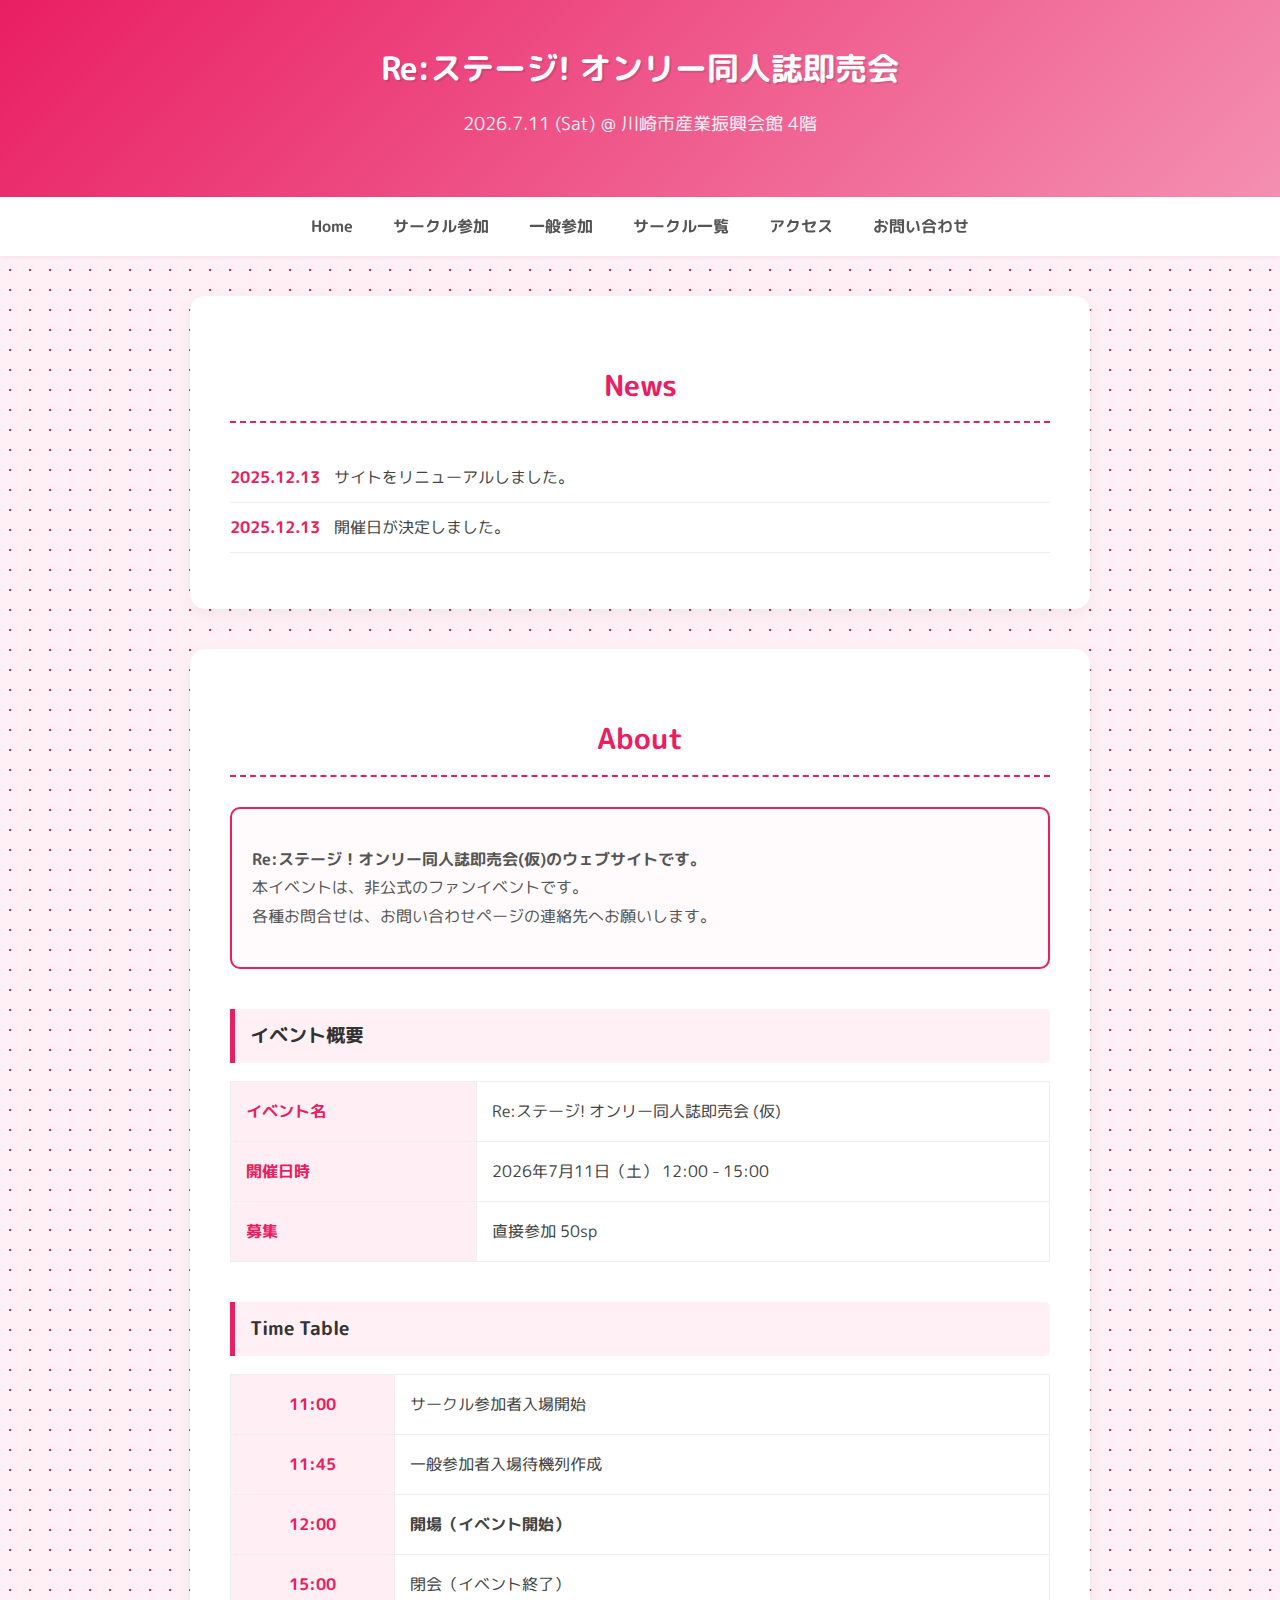
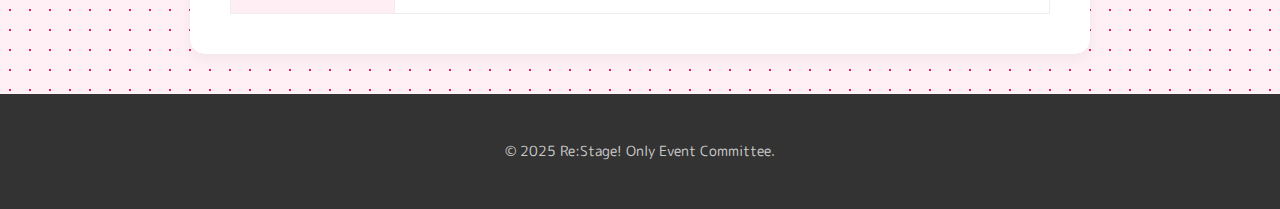
<file: リステオンリー/index.html>
<!DOCTYPE html>
<html lang="ja">
<head>
    <meta charset="UTF-8">
    <meta name="viewport" content="width=device-width, initial-scale=1.0">
    <title>Home | Re:ステージ! オンリー同人誌即売会</title>
    <link rel="preconnect" href="https://fonts.googleapis.com">
    <link rel="preconnect" href="https://fonts.gstatic.com" crossorigin>
    <link href="https://fonts.googleapis.com/css2?family=M+PLUS+Rounded+1c:wght@400;700&display=swap" rel="stylesheet">
    <link rel="stylesheet" href="style.css">
</head>
<body>
    <header>
        <h1>Re:ステージ! オンリー同人誌即売会</h1>
        <p>2026.7.11 (Sat) @ 川崎市産業振興会館 4階</p>
    </header>

    <nav>
        <ul>
            <li><a href="index.html">Home</a></li>
            <li><a href="circle.html">サークル参加</a></li>
            <li><a href="visitor.html">一般参加</a></li>
            <li><a href="list.html">サークル一覧</a></li>
            <li><a href="access.html">アクセス</a></li>
            <li><a href="contact.html">お問い合わせ</a></li>
        </ul>
    </nav>

    <main>
        <section>
            <h2>News</h2>
            <ul class="news-list">
                <li><span class="date">2025.12.13</span> <span class="tag"></span> サイトをリニューアルしました。</li>
                <li><span class="date">2025.12.13</span> <span class="tag"></span> 開催日が決定しました。</li>
            </ul>
        </section>

        <section>
            <h2>About</h2>
            <div class="notice-box">
                <p><strong>Re:ステージ！オンリー同人誌即売会(仮)のウェブサイトです。</strong><br>
                本イベントは、非公式のファンイベントです。<br>
                各種お問合せは、お問い合わせページの連絡先へお願いします。</p>
            </div>

            <h3>イベント概要</h3>
            <table>
                <tr><th>イベント名</th><td>Re:ステージ! オンリー同人誌即売会 (仮)</td></tr>
                <tr><th>開催日時</th><td>2026年7月11日（土） 12:00 - 15:00</td></tr>
                <tr><th>募集</th><td>直接参加 50sp</td></tr>
            </table>

            <h3>Time Table</h3>
            <table class="timetable">
                <tr><th>11:00</th><td>サークル参加者入場開始</td></tr>
                <tr><th>11:45</th><td>一般参加者入場待機列作成</td></tr>
                <tr><th>12:00</th><td><strong>開場（イベント開始）</strong></td></tr>
                <tr><th>15:00</th><td>閉会（イベント終了）</td></tr>
            </table>
        </section>
    </main>

    <footer>
        <p>© 2025 Re:Stage! Only Event Committee.</p>
    </footer>
</body>
</html>
</file>
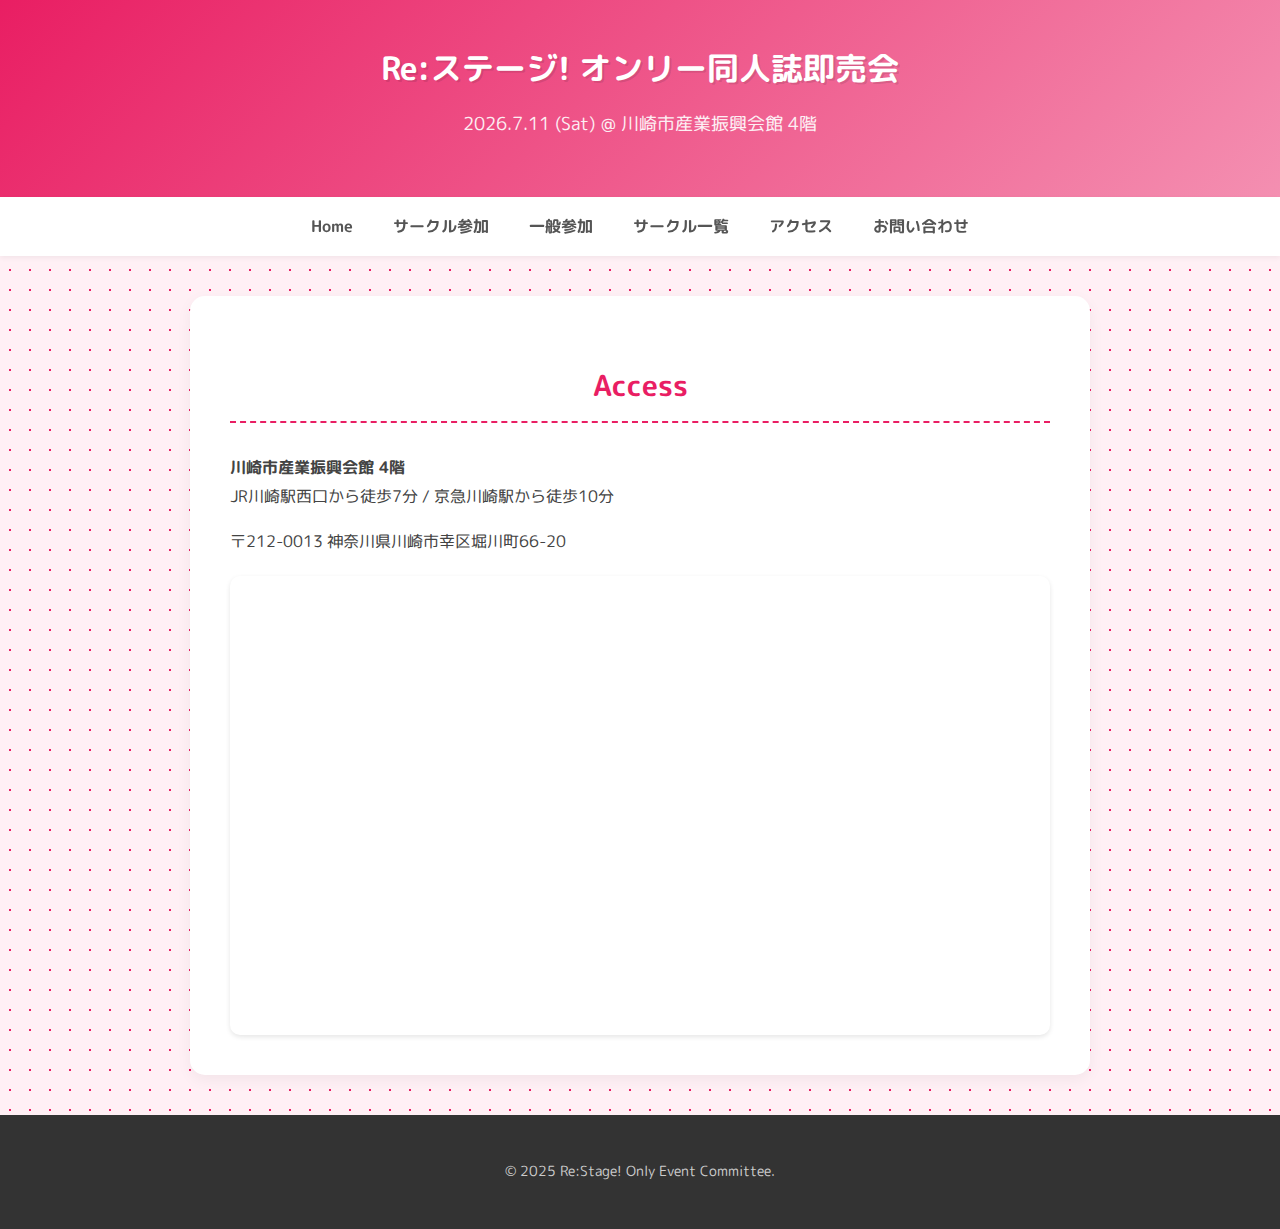
<file: リステオンリー/access.html>
<!DOCTYPE html>
<html lang="ja">
<head>
    <meta charset="UTF-8">
    <meta name="viewport" content="width=device-width, initial-scale=1.0">
    <title>アクセス | Re:ステージ! オンリー</title>
    <link rel="preconnect" href="https://fonts.googleapis.com">
    <link rel="preconnect" href="https://fonts.gstatic.com" crossorigin>
    <link href="https://fonts.googleapis.com/css2?family=M+PLUS+Rounded+1c:wght@400;700&display=swap" rel="stylesheet">
    <link rel="stylesheet" href="style.css">
</head>
<body>
    <header>
        <h1>Re:ステージ! オンリー同人誌即売会</h1>
        <p>2026.7.11 (Sat) @ 川崎市産業振興会館 4階</p>
    </header>

    <nav>
        <ul>
            <li><a href="index.html">Home</a></li>
            <li><a href="circle.html">サークル参加</a></li>
            <li><a href="visitor.html">一般参加</a></li>
            <li><a href="list.html">サークル一覧</a></li>
            <li><a href="access.html">アクセス</a></li>
            <li><a href="contact.html">お問い合わせ</a></li>
        </ul>
    </nav>

    <main>
        <section>
            <h2>Access</h2>
            <p><strong>川崎市産業振興会館 4階</strong><br>
            JR川崎駅西口から徒歩7分 / 京急川崎駅から徒歩10分</p>
            <p>〒212-0013 神奈川県川崎市幸区堀川町66-20</p>
            <div class="map-placeholder">
                <iframe src="https://www.google.com/maps/embed?pb=!1m18!1m12!1m3!1d3247.9904648817896!2d139.6957063763343!3d35.53194423965443!2m3!1f0!2f0!3f0!3m2!1i1024!2i768!4f13.1!3m3!1m2!1s0x601860f6310c1c61%3A0x91a377816b830d1c!2z5bed5bSO5biC55Sj5qWt5oyv6IiI5Lya6aSo!5e0!3m2!1sja!2sjp!4v1700000000000!5m2!1sja!2sjp" width="100%" height="450" style="border:0;" allowfullscreen="" loading="lazy"></iframe>
            </div>
        </section>
    </main>

    <footer>
        <p>© 2025 Re:Stage! Only Event Committee.</p>
    </footer>
</body>
</html>
</file>
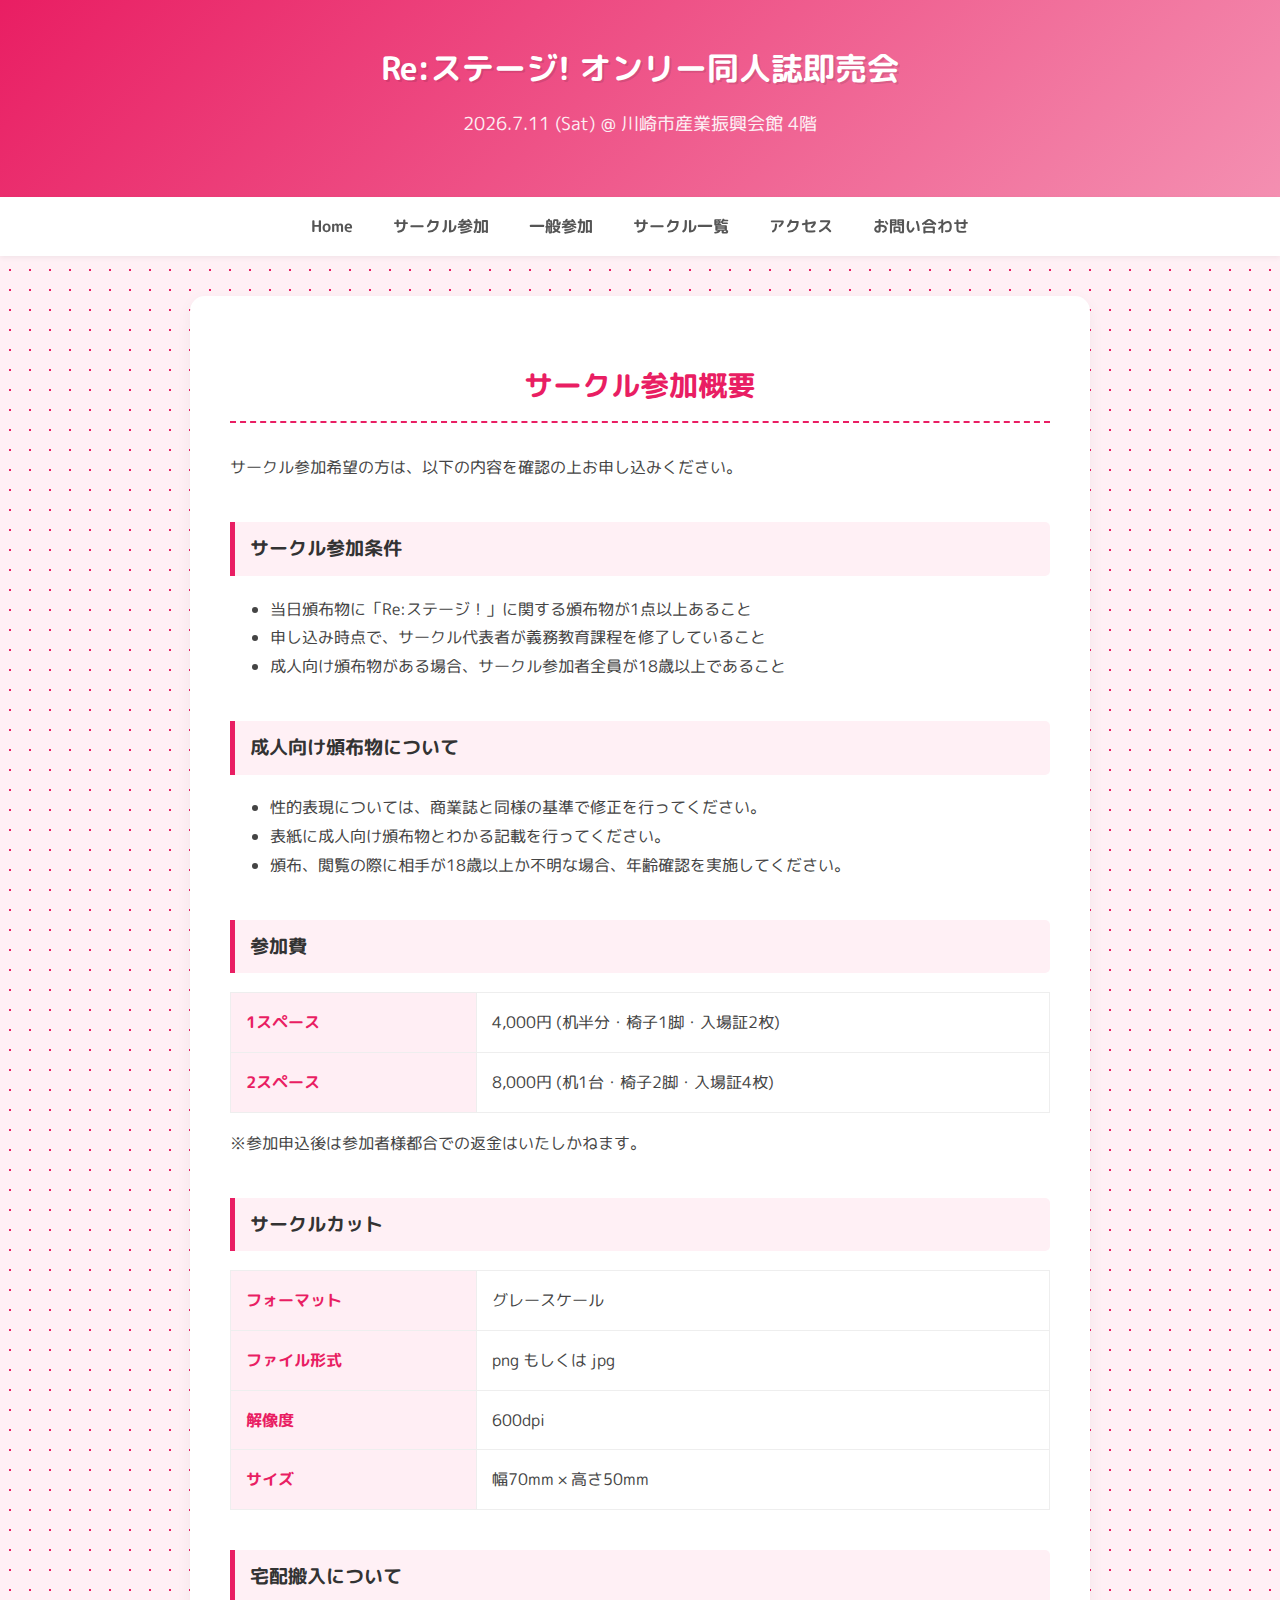
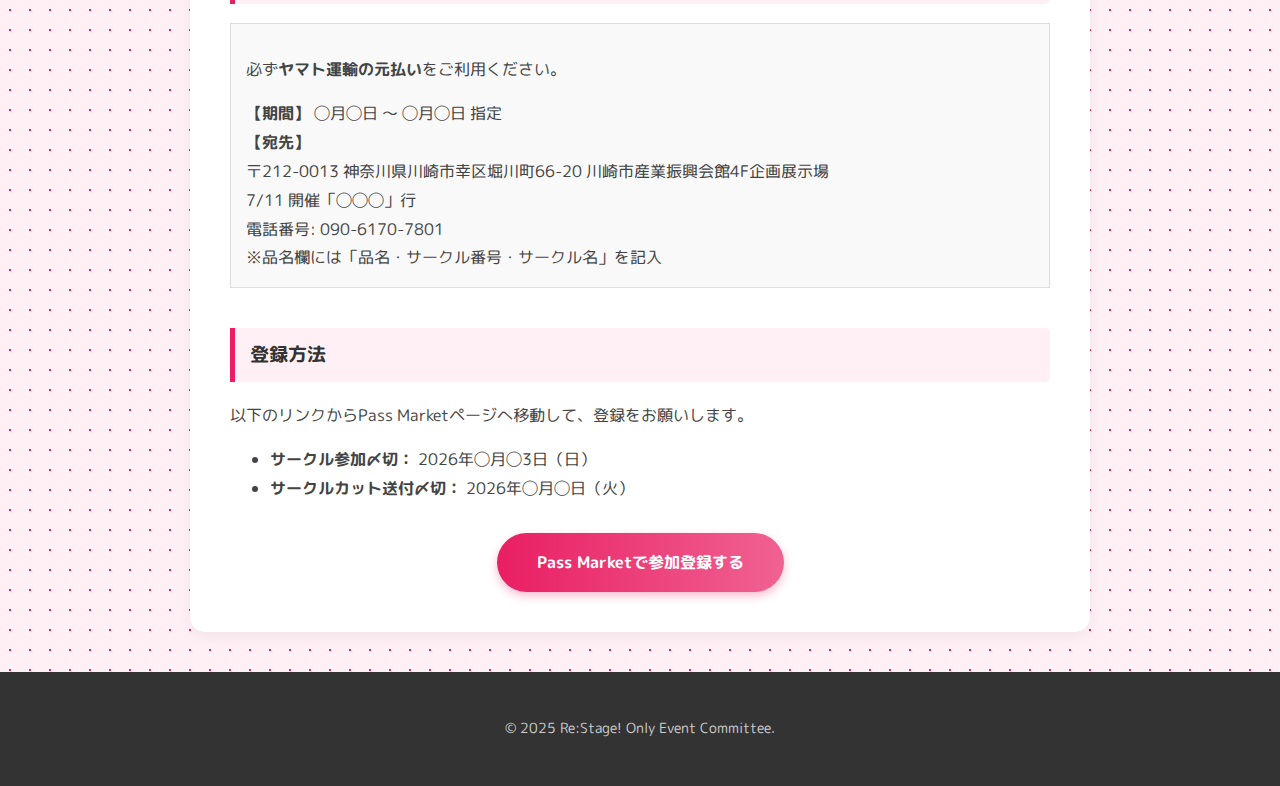
<file: リステオンリー/circle.html>
<!DOCTYPE html>
<html lang="ja">
<head>
    <meta charset="UTF-8">
    <meta name="viewport" content="width=device-width, initial-scale=1.0">
    <title>サークル参加 | Re:ステージ! オンリー</title>
    <link rel="preconnect" href="https://fonts.googleapis.com">
    <link rel="preconnect" href="https://fonts.gstatic.com" crossorigin>
    <link href="https://fonts.googleapis.com/css2?family=M+PLUS+Rounded+1c:wght@400;700&display=swap" rel="stylesheet">
    <link rel="stylesheet" href="style.css">
</head>
<body>
    <header>
        <h1>Re:ステージ! オンリー同人誌即売会</h1>
        <p>2026.7.11 (Sat) @ 川崎市産業振興会館 4階</p>
    </header>

    <nav>
        <ul>
            <li><a href="index.html">Home</a></li>
            <li><a href="circle.html">サークル参加</a></li>
            <li><a href="visitor.html">一般参加</a></li>
            <li><a href="list.html">サークル一覧</a></li>
            <li><a href="access.html">アクセス</a></li>
            <li><a href="contact.html">お問い合わせ</a></li>
        </ul>
    </nav>

    <main>
        <section>
            <h2>サークル参加概要</h2>
            <p>サークル参加希望の方は、以下の内容を確認の上お申し込みください。</p>
            
            <h3>サークル参加条件</h3>
            <ul>
                <li>当日頒布物に「Re:ステージ！」に関する頒布物が1点以上あること</li>
                <li>申し込み時点で、サークル代表者が義務教育課程を修了していること</li>
                <li>成人向け頒布物がある場合、サークル参加者全員が18歳以上であること</li>
            </ul>

            <h3>成人向け頒布物について</h3>
            <ul>
                <li>性的表現については、商業誌と同様の基準で修正を行ってください。</li>
                <li>表紙に成人向け頒布物とわかる記載を行ってください。</li>
                <li>頒布、閲覧の際に相手が18歳以上か不明な場合、年齢確認を実施してください。</li>
            </ul>

            <h3>参加費</h3>
            <table>
                <tr><th>1スペース</th><td>4,000円 (机半分・椅子1脚・入場証2枚)</td></tr>
                <tr><th>2スペース</th><td>8,000円 (机1台・椅子2脚・入場証4枚)</td></tr>
            </table>
            <p>※参加申込後は参加者様都合での返金はいたしかねます。</p>

            <h3>サークルカット</h3>
            <table>
                <tr><th>フォーマット</th><td>グレースケール</td></tr>
                <tr><th>ファイル形式</th><td>png もしくは jpg</td></tr>
                <tr><th>解像度</th><td>600dpi</td></tr>
                <tr><th>サイズ</th><td>幅70mm × 高さ50mm</td></tr>
            </table>

            <h3>宅配搬入について</h3>
            <div style="background:#f9f9f9; padding:15px; border:1px solid #ddd;">
                <p>必ず<strong>ヤマト運輸の元払い</strong>をご利用ください。</p>
                <strong>【期間】</strong> ◯月◯日 ～ ◯月◯日 指定<br>
                <strong>【宛先】</strong><br>
                〒212-0013 神奈川県川崎市幸区堀川町66-20 川崎市産業振興会館4F企画展示場<br>
                7/11 開催「◯◯◯」行<br>
                電話番号: 090-6170-7801<br>
                ※品名欄には「品名・サークル番号・サークル名」を記入
            </div>

            <h3>登録方法</h3>
            <p>以下のリンクからPass Marketページへ移動して、登録をお願いします。</p>
            <ul>
                <li><strong>サークル参加〆切：</strong> 2026年◯月◯3日（日）</li>
                <li><strong>サークルカット送付〆切：</strong> 2026年◯月◯日（火）</li>
            </ul>
            <a href="#" class="btn">Pass Marketで参加登録する</a>
        </section>
    </main>

    <footer>
        <p>© 2025 Re:Stage! Only Event Committee.</p>
    </footer>
</body>
</html>
</file>
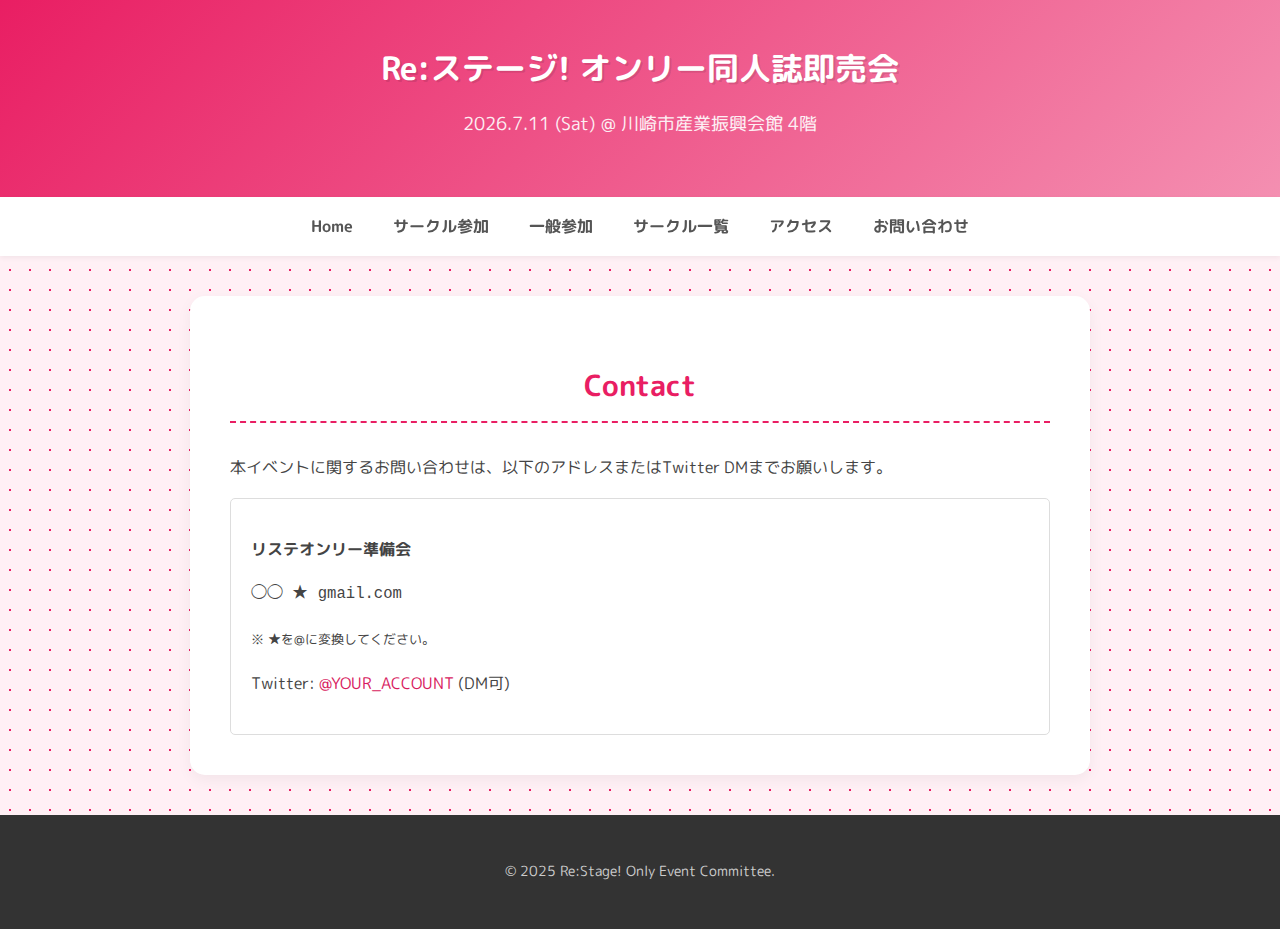
<file: リステオンリー/contact.html>
<!DOCTYPE html>
<html lang="ja">
<head>
    <meta charset="UTF-8">
    <meta name="viewport" content="width=device-width, initial-scale=1.0">
    <title>お問い合わせ | Re:ステージ! オンリー</title>
    <link rel="preconnect" href="https://fonts.googleapis.com">
    <link rel="preconnect" href="https://fonts.gstatic.com" crossorigin>
    <link href="https://fonts.googleapis.com/css2?family=M+PLUS+Rounded+1c:wght@400;700&display=swap" rel="stylesheet">
    <link rel="stylesheet" href="style.css">
</head>
<body>
    <header>
        <h1>Re:ステージ! オンリー同人誌即売会</h1>
        <p>2026.7.11 (Sat) @ 川崎市産業振興会館 4階</p>
    </header>

    <nav>
        <ul>
            <li><a href="index.html">Home</a></li>
            <li><a href="circle.html">サークル参加</a></li>
            <li><a href="visitor.html">一般参加</a></li>
            <li><a href="list.html">サークル一覧</a></li>
            <li><a href="access.html">アクセス</a></li>
            <li><a href="contact.html">お問い合わせ</a></li>
        </ul>
    </nav>

    <main>
        <section>
            <h2>Contact</h2>
            <p>本イベントに関するお問い合わせは、以下のアドレスまたはTwitter DMまでお願いします。</p>
            <div style="background:#fff; border:1px solid #ddd; padding:20px; border-radius:5px;">
                <p><strong>リステオンリー準備会</strong></p>
                <p style="font-size: 1.2em; font-family: monospace;">◯◯ ★ gmail.com</p>
                <p><small>※ ★を@に変換してください。</small></p>
                <p>Twitter: <a href="https://twitter.com/YOUR_ACCOUNT" target="_blank">@YOUR_ACCOUNT</a> (DM可)</p>
            </div>
        </section>
    </main>

    <footer>
        <p>© 2025 Re:Stage! Only Event Committee.</p>
    </footer>
</body>
</html>
</file>
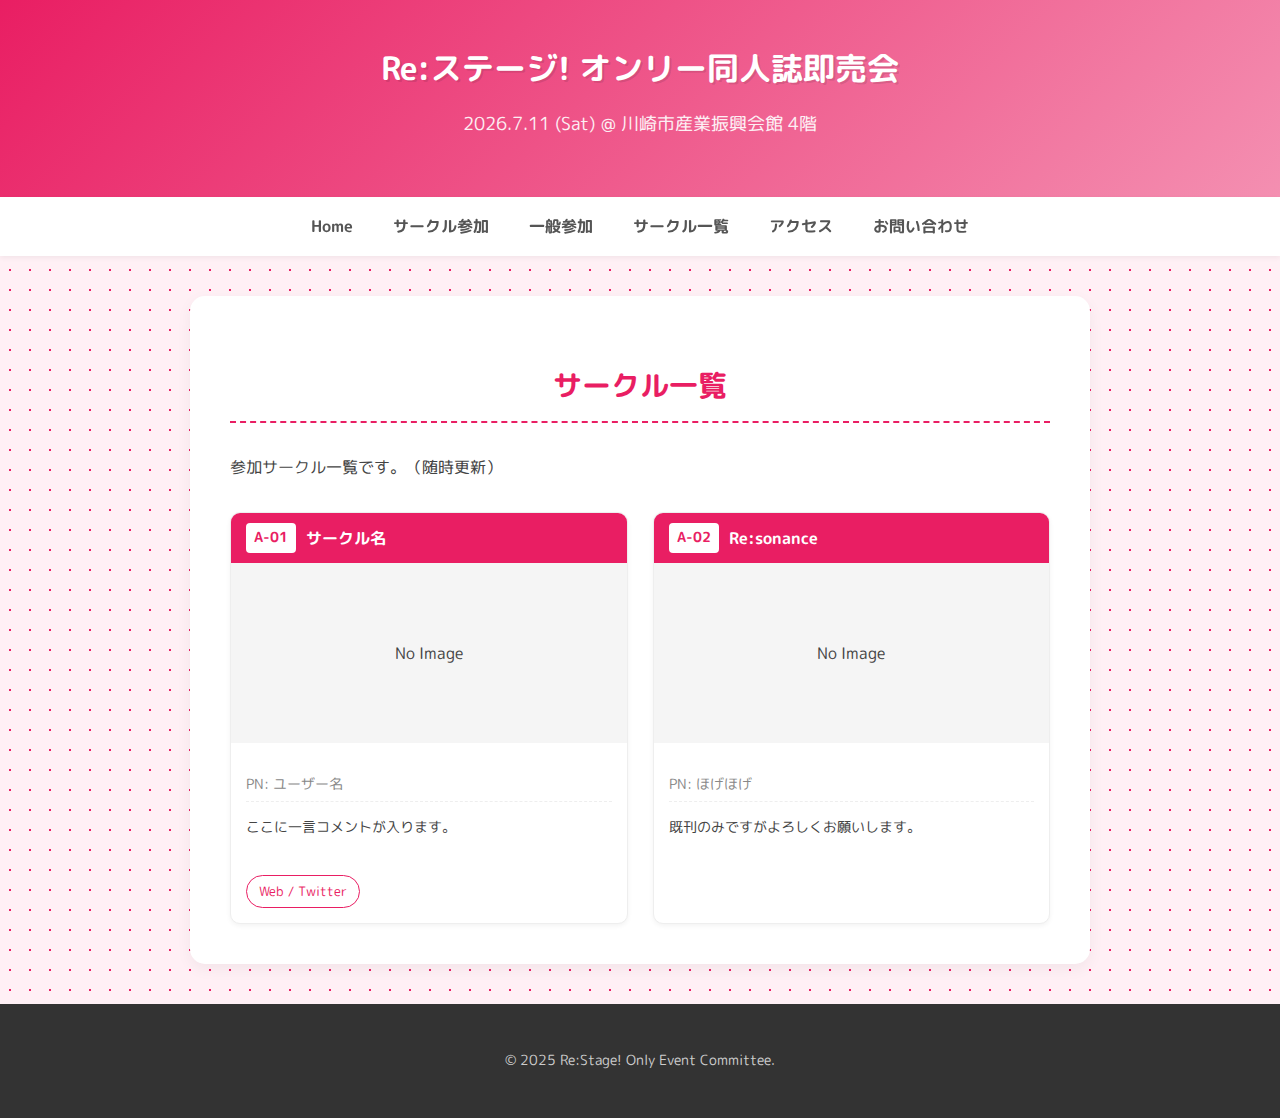
<file: リステオンリー/list.html>
<!DOCTYPE html>
<html lang="ja">
<head>
    <meta charset="UTF-8">
    <meta name="viewport" content="width=device-width, initial-scale=1.0">
    <title>サークル一覧 | Re:ステージ! オンリー</title>
    <link rel="preconnect" href="https://fonts.googleapis.com">
    <link rel="preconnect" href="https://fonts.gstatic.com" crossorigin>
    <link href="https://fonts.googleapis.com/css2?family=M+PLUS+Rounded+1c:wght@400;700&display=swap" rel="stylesheet">
    <link rel="stylesheet" href="style.css">
</head>
<body>
    <header>
        <h1>Re:ステージ! オンリー同人誌即売会</h1>
        <p>2026.7.11 (Sat) @ 川崎市産業振興会館 4階</p>
    </header>

    <nav>
        <ul>
            <li><a href="index.html">Home</a></li>
            <li><a href="circle.html">サークル参加</a></li>
            <li><a href="visitor.html">一般参加</a></li>
            <li><a href="list.html">サークル一覧</a></li>
            <li><a href="access.html">アクセス</a></li>
            <li><a href="contact.html">お問い合わせ</a></li>
        </ul>
    </nav>

    <main>
        <section>
            <h2>サークル一覧</h2>
            <p>参加サークル一覧です。（随時更新）</p>
            
            <div class="circle-grid">
                <div class="circle-card">
                    <div class="circle-header">
                        <span class="space-no">A-01</span>
                        <span class="circle-name">サークル名</span>
                    </div>
                    <div class="circle-img-area">
                        <div class="no-image">No Image</div>
                    </div>
                    <div class="circle-info">
                        <p class="pen-name">PN: ユーザー名</p>
                        <p class="comment">ここに一言コメントが入ります。</p>
                        <a href="#" class="circle-link">Web / Twitter</a>
                    </div>
                </div>

                <div class="circle-card">
                    <div class="circle-header">
                        <span class="space-no">A-02</span>
                        <span class="circle-name">Re:sonance</span>
                    </div>
                    <div class="circle-img-area">
                        <div class="no-image">No Image</div>
                    </div>
                    <div class="circle-info">
                        <p class="pen-name">PN: ほげほげ</p>
                        <p class="comment">既刊のみですがよろしくお願いします。</p>
                    </div>
                </div>
            </div>
        </section>
    </main>

    <footer>
        <p>© 2025 Re:Stage! Only Event Committee.</p>
    </footer>
</body>
</html>
</file>
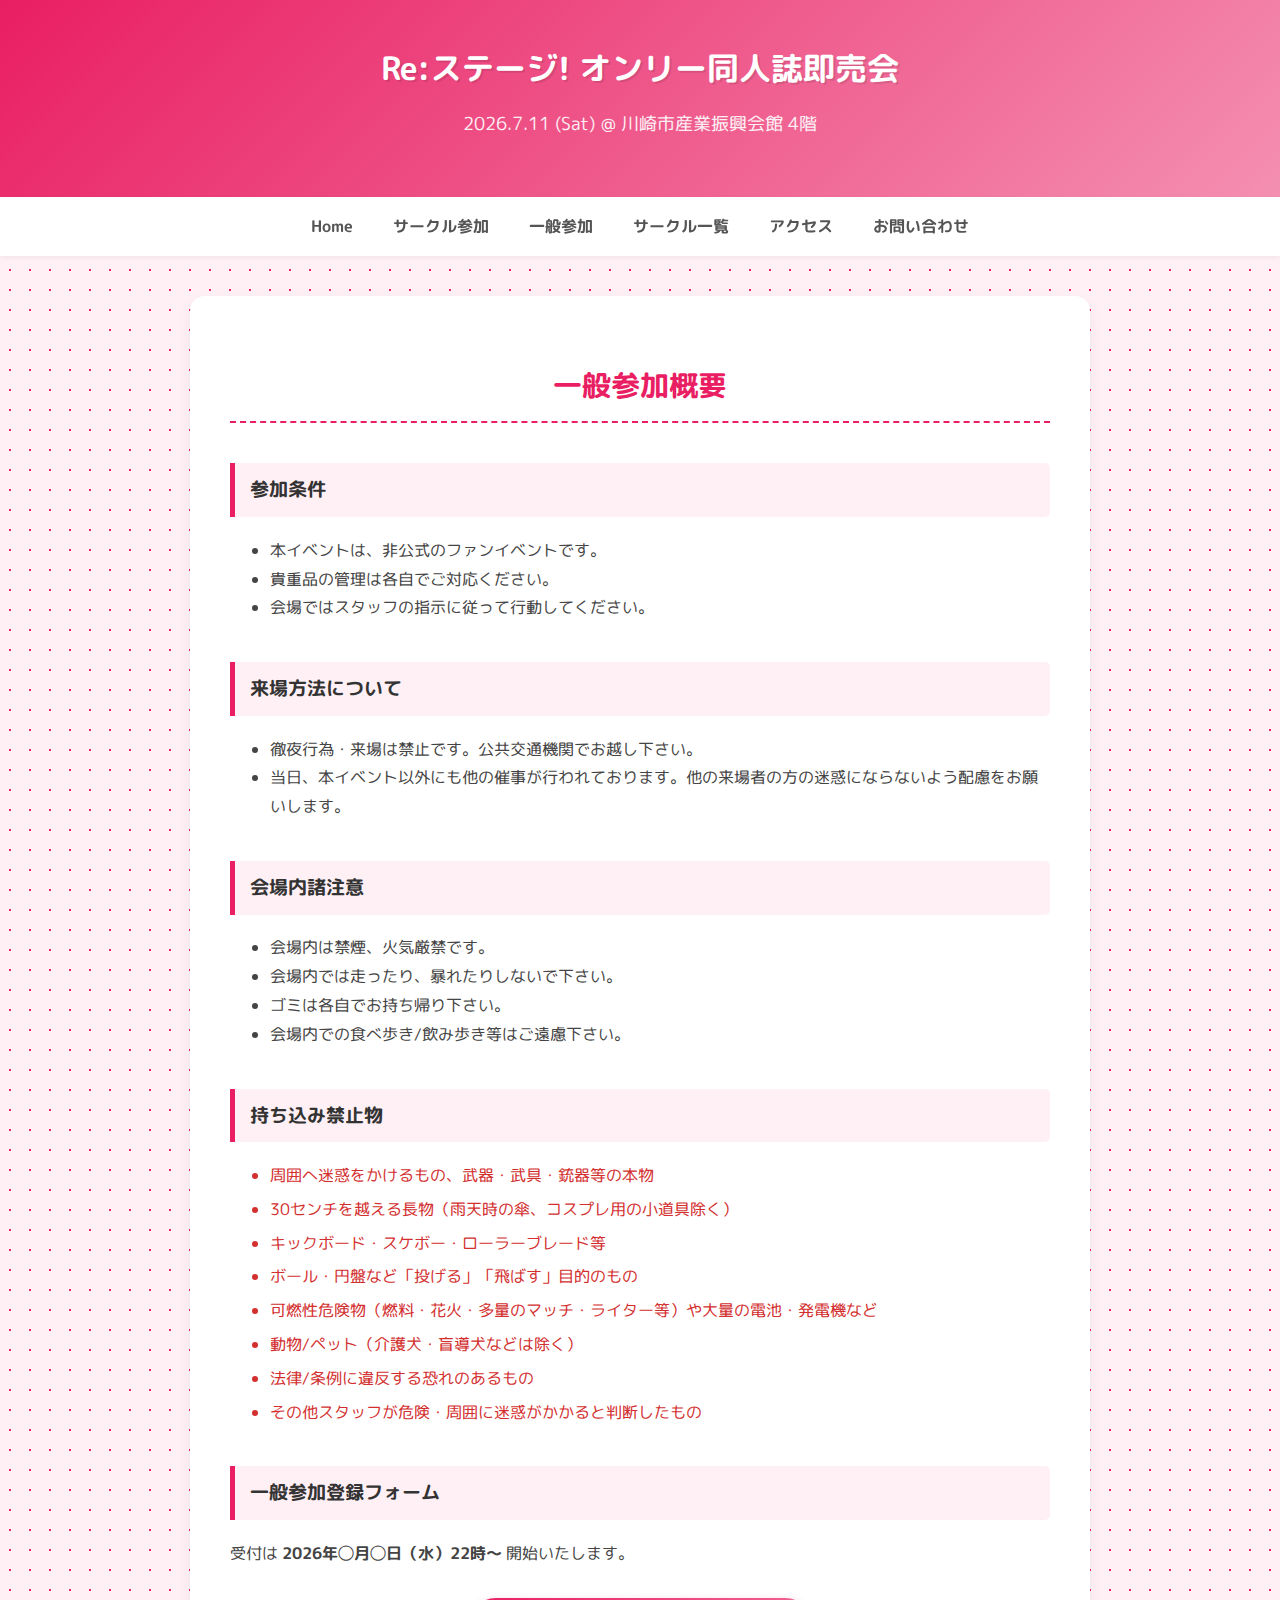
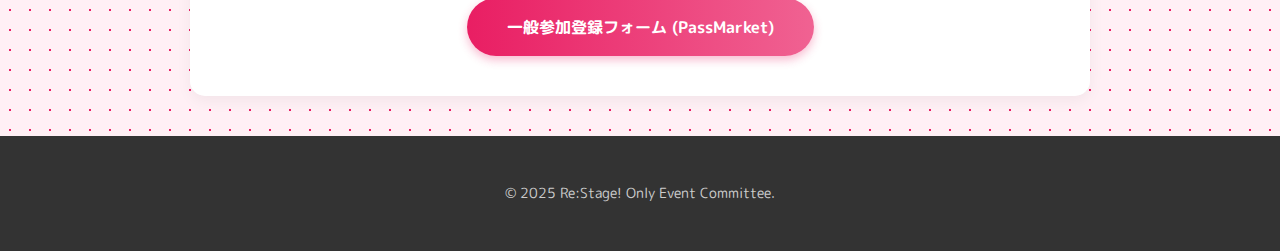
<file: リステオンリー/visitor.html>
<!DOCTYPE html>
<html lang="ja">
<head>
    <meta charset="UTF-8">
    <meta name="viewport" content="width=device-width, initial-scale=1.0">
    <title>一般参加 | Re:ステージ! オンリー</title>
    <link rel="preconnect" href="https://fonts.googleapis.com">
    <link rel="preconnect" href="https://fonts.gstatic.com" crossorigin>
    <link href="https://fonts.googleapis.com/css2?family=M+PLUS+Rounded+1c:wght@400;700&display=swap" rel="stylesheet">
    <link rel="stylesheet" href="style.css">
</head>
<body>
    <header>
        <h1>Re:ステージ! オンリー同人誌即売会</h1>
        <p>2026.7.11 (Sat) @ 川崎市産業振興会館 4階</p>
    </header>

    <nav>
        <ul>
            <li><a href="index.html">Home</a></li>
            <li><a href="circle.html">サークル参加</a></li>
            <li><a href="visitor.html">一般参加</a></li>
            <li><a href="list.html">サークル一覧</a></li>
            <li><a href="access.html">アクセス</a></li>
            <li><a href="contact.html">お問い合わせ</a></li>
        </ul>
    </nav>

    <main>
        <section>
            <h2>一般参加概要</h2>
            
            <h3>参加条件</h3>
            <ul>
                <li>本イベントは、非公式のファンイベントです。</li>
                <li>貴重品の管理は各自でご対応ください。</li>
                <li>会場ではスタッフの指示に従って行動してください。</li>
            </ul>

            <h3>来場方法について</h3>
            <ul>
                <li>徹夜行為・来場は禁止です。公共交通機関でお越し下さい。</li>
                <li>当日、本イベント以外にも他の催事が行われております。他の来場者の方の迷惑にならないよう配慮をお願いします。</li>
            </ul>

            <h3>会場内諸注意</h3>
            <ul>
                <li>会場内は禁煙、火気厳禁です。</li>
                <li>会場内では走ったり、暴れたりしないで下さい。</li>
                <li>ゴミは各自でお持ち帰り下さい。</li>
                <li>会場内での食べ歩き/飲み歩き等はご遠慮下さい。</li>
            </ul>

            <h3>持ち込み禁止物</h3>
            <ul class="warning-list">
                <li>周囲へ迷惑をかけるもの、武器・武具・銃器等の本物</li>
                <li>30センチを越える長物（雨天時の傘、コスプレ用の小道具除く）</li>
                <li>キックボード・スケボー・ローラーブレード等</li>
                <li>ボール・円盤など「投げる」「飛ばす」目的のもの</li>
                <li>可燃性危険物（燃料・花火・多量のマッチ・ライター等）や大量の電池・発電機など</li>
                <li>動物/ペット（介護犬・盲導犬などは除く）</li>
                <li>法律/条例に違反する恐れのあるもの</li>
                <li>その他スタッフが危険・周囲に迷惑がかかると判断したもの</li>
            </ul>

            <h3>一般参加登録フォーム</h3>
            <p>受付は <strong>2026年◯月◯日（水）22時～</strong> 開始いたします。</p>
            <a href="#" class="btn">一般参加登録フォーム (PassMarket)</a>
        </section>
    </main>

    <footer>
        <p>© 2025 Re:Stage! Only Event Committee.</p>
    </footer>
</body>
</html>
</file>
<file: リステオンリー/style.css>
/* =========================================
   全体設定 (Base)
   ========================================= */
body {
    font-family: "M PLUS Rounded 1c", "Hiragino Kaku Gothic ProN", Meiryo, sans-serif;
    margin: 0;
    padding: 0;
    /* 背景に薄いドット柄を入れてポップにする */
    background-color: #fff0f5;
    background-image: radial-gradient(#e91e63 1px, transparent 1px);
    background-size: 20px 20px;
    color: #444;
    line-height: 1.8;
}

a {
    color: #d81b60;
    text-decoration: none;
    transition: color 0.3s;
}

a:hover {
    color: #880e4f;
}

/* =========================================
   ヘッダー (Header)
   ========================================= */
header {
    background: linear-gradient(135deg, #e91e63, #f48fb1); /* グラデーション */
    color: white;
    padding: 40px 20px;
    text-align: center;
    box-shadow: 0 4px 6px rgba(0,0,0,0.1);
}

header h1 {
    margin: 0;
    font-size: 2em;
    text-shadow: 2px 2px 0px rgba(0,0,0,0.1); /* 文字に影をつける */
}

header p {
    margin-top: 10px;
    font-size: 1.1em;
    opacity: 0.9;
}

/* =========================================
   ナビゲーション (Navigation)
   ========================================= */
nav {
    background-color: #fff;
    position: sticky; /* スクロールしても上についてくる */
    top: 0;
    z-index: 100;
    box-shadow: 0 2px 5px rgba(0,0,0,0.05);
}

nav ul {
    margin: 0;
    padding: 0;
    list-style: none;
    display: flex;
    justify-content: center;
    flex-wrap: wrap;
}

nav li a {
    display: block;
    padding: 15px 20px;
    color: #555;
    font-weight: bold;
    transition: background 0.3s, color 0.3s;
}

nav li a:hover {
    background-color: #ffeef4;
    color: #e91e63;
}

/* =========================================
   メインコンテンツ (Main)
   ========================================= */
main {
    max-width: 900px;
    margin: 40px auto;
    padding: 0 20px;
}

/* コンテンツをカード風にする */
section {
    background: white;
    padding: 40px;
    margin-bottom: 40px;
    border-radius: 15px; /* 角丸 */
    box-shadow: 0 5px 15px rgba(0,0,0,0.05); /* ふんわりした影 */
}

/* =========================================
   見出し (Headings)
   ========================================= */
/* 大見出しのデザイン（ステッチ風ライン） */
h2 {
    text-align: center;
    color: #e91e63;
    border-bottom: 2px dashed #e91e63;
    padding-bottom: 10px;
    margin-bottom: 30px;
    font-size: 1.8em;
}

/* 小見出しのデザイン（左線アクセント） */
h3 {
    background: #fff0f5; /* 薄いピンク背景 */
    padding: 10px 15px;
    border-left: 5px solid #e91e63;
    border-radius: 0 5px 5px 0;
    margin-top: 40px;
    color: #333;
}

/* =========================================
   パーツ (Components)
   ========================================= */

/* ニュースリスト */
.news-list {
    list-style: none;
    padding: 0;
}
.news-list li {
    border-bottom: 1px solid #eee;
    padding: 10px 0;
}
.date {
    font-weight: bold;
    color: #e91e63;
    margin-right: 10px;
}

/* テーブル */
table {
    width: 100%;
    border-collapse: collapse; /* 枠線を重ねる */
    margin-top: 15px;
    background-color: #fff;
}
th, td {
    border: 1px solid #eee;
    padding: 15px;
}
th {
    background-color: #ffeef4;
    color: #e91e63;
    width: 30%;
    text-align: left;
}
/* タイムテーブル用調整 */
.timetable th {
    text-align: center;
    width: 20%;
}

/* 注意書きボックス */
.notice-box {
    border: 2px solid #e91e63;
    background-color: #fffafc;
    padding: 20px;
    border-radius: 10px;
    margin-bottom: 20px;
    color: #555;
}

/* 禁止リスト */
.warning-list li {
    color: #d32f2f; /* 赤文字 */
    margin-bottom: 5px;
}

/* ボタン */
.btn {
    display: block;
    width: fit-content;
    margin: 30px auto 0; /* 中央寄せ */
    background: linear-gradient(to right, #e91e63, #f06292);
    color: white;
    padding: 15px 40px;
    border-radius: 50px; /* 丸いボタン */
    font-weight: bold;
    box-shadow: 0 4px 10px rgba(233, 30, 99, 0.3);
    transition: transform 0.2s, box-shadow 0.2s;
}
.btn:hover {
    color: white;
    transform: translateY(-3px); /* 浮き上がる */
    box-shadow: 0 6px 15px rgba(233, 30, 99, 0.4);
}

/* マップエリア */
.map-placeholder {
    margin-top: 20px;
    border-radius: 10px;
    overflow: hidden;
    box-shadow: 0 2px 5px rgba(0,0,0,0.1);
}

/* =========================================
   サークル一覧 (Circle List - Grid)
   ========================================= */
.circle-grid {
    display: grid;
    grid-template-columns: repeat(auto-fill, minmax(260px, 1fr));
    gap: 25px;
    margin-top: 30px;
}

.circle-card {
    background: white;
    border: 1px solid #eee;
    border-radius: 10px;
    overflow: hidden;
    transition: transform 0.3s, box-shadow 0.3s;
    /* カード自体の影はsectionでついているが、ここはさらに内側のカード */
    box-shadow: 0 2px 5px rgba(0,0,0,0.05);
    padding: 0; /* sectionのpaddingをリセット */
}

.circle-card:hover {
    transform: translateY(-5px);
    box-shadow: 0 10px 20px rgba(0,0,0,0.1);
}

.circle-header {
    background-color: #e91e63;
    color: white;
    padding: 10px 15px;
    display: flex;
    align-items: center;
}

.space-no {
    background: white;
    color: #e91e63;
    font-weight: bold;
    padding: 2px 8px;
    border-radius: 4px;
    margin-right: 10px;
    font-size: 0.9em;
}

.circle-name {
    font-weight: bold;
    white-space: nowrap;
    overflow: hidden;
    text-overflow: ellipsis;
}

.circle-img-area {
    height: 180px;
    background-color: #f5f5f5;
    display: flex;
    align-items: center;
    justify-content: center;
}
.circle-img-area img {
    width: 100%;
    height: 100%;
    object-fit: cover;
}

.circle-info {
    padding: 15px;
}

.pen-name {
    font-size: 0.85em;
    color: #888;
    margin-bottom: 10px;
    border-bottom: 1px dashed #eee;
    padding-bottom: 5px;
}

.comment {
    font-size: 0.9em;
    color: #444;
    line-height: 1.5;
    margin-bottom: 15px;
    height: 3em; /* 2行分くらいで高さを揃える */
    overflow: hidden;
}

.circle-link {
    display: inline-block;
    font-size: 0.8em;
    color: #e91e63;
    border: 1px solid #e91e63;
    padding: 4px 12px;
    border-radius: 20px;
}
.circle-link:hover {
    background-color: #e91e63;
    color: white;
}

/* =========================================
   フッター (Footer)
   ========================================= */
footer {
    background-color: #333;
    color: #ccc;
    text-align: center;
    padding: 30px 10px;
    margin-top: 40px;
    font-size: 0.9em;
}

/* =========================================
   スマホ対応 (Responsive)
   ========================================= */
@media (max-width: 600px) {
    header h1 { font-size: 1.5em; }
    
    nav ul { flex-direction: column; }
    nav li a { border-bottom: 1px solid #f0f0f0; }
    
    main { padding: 0 15px; }
    section { padding: 20px; }
    
    th, td {
        display: block;
        width: auto;
    }
    th {
        background-color: #e91e63;
        color: white;
    }
}
</file>
